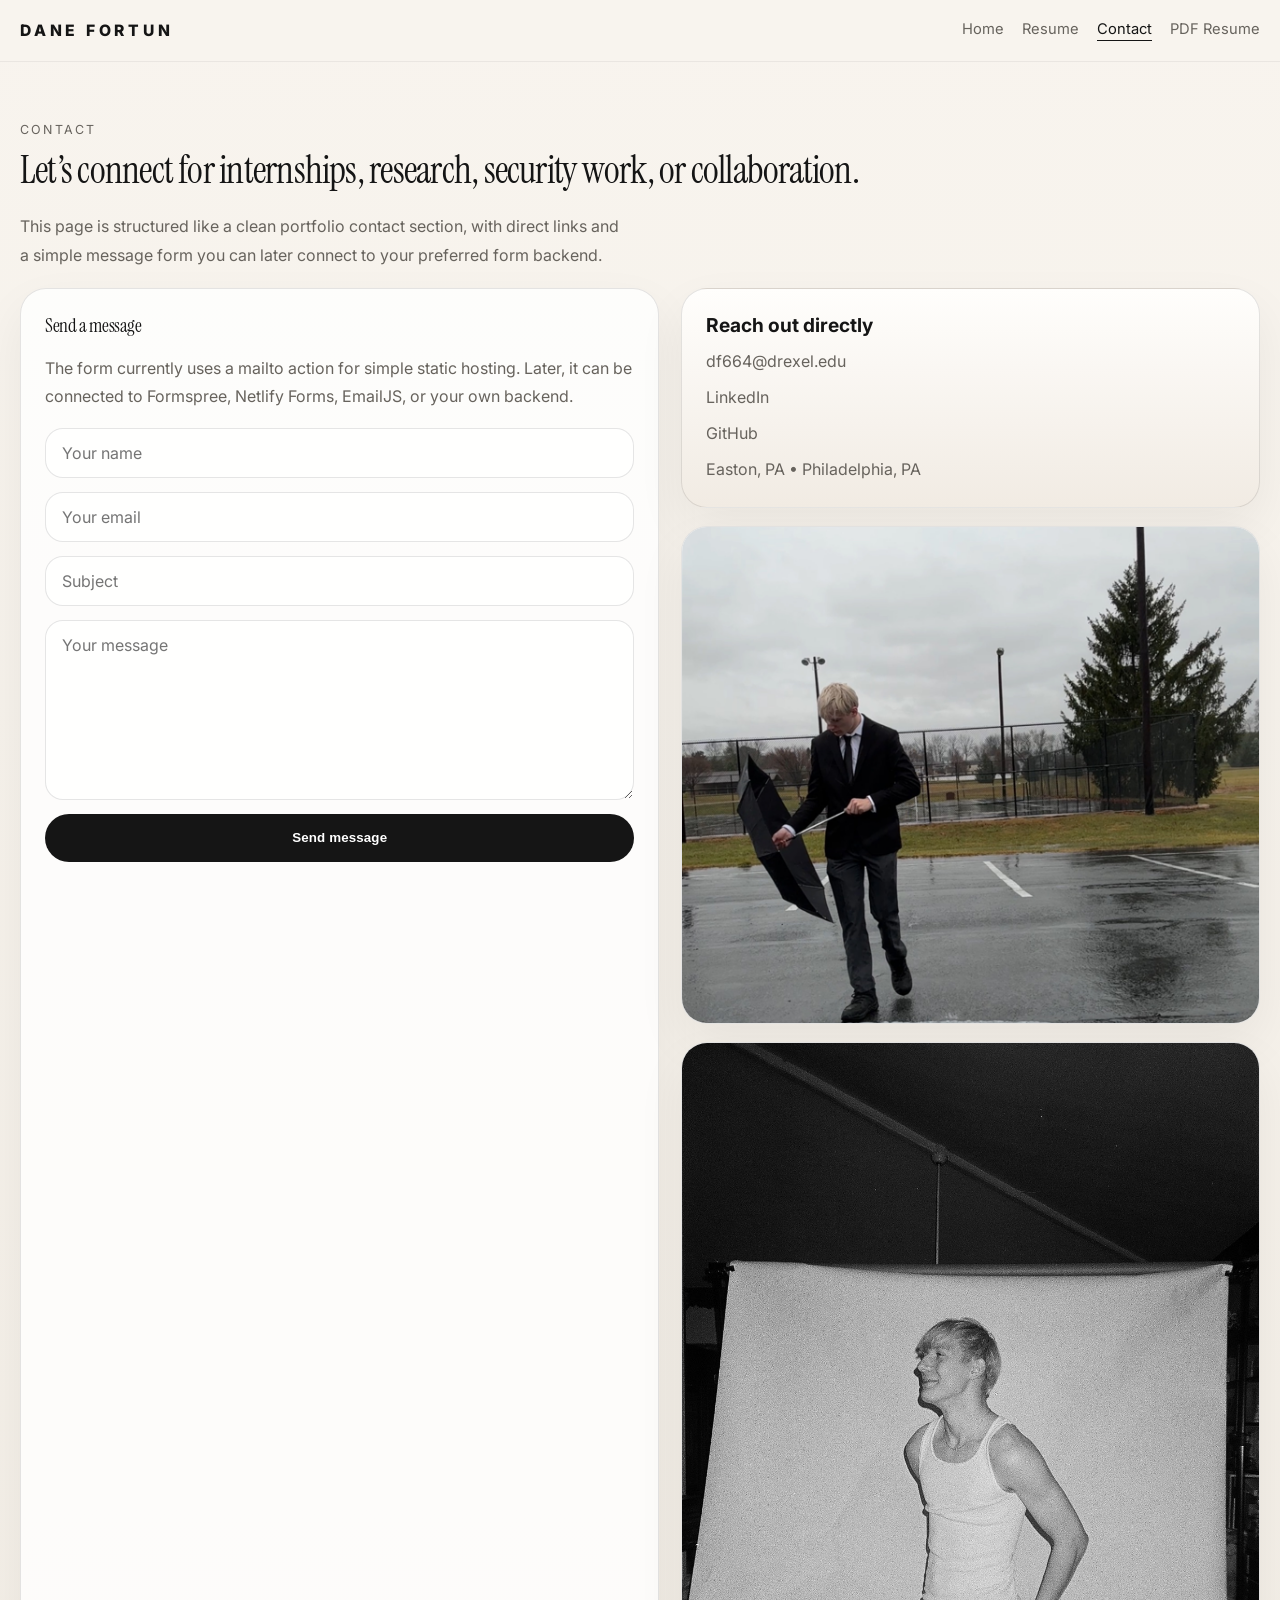
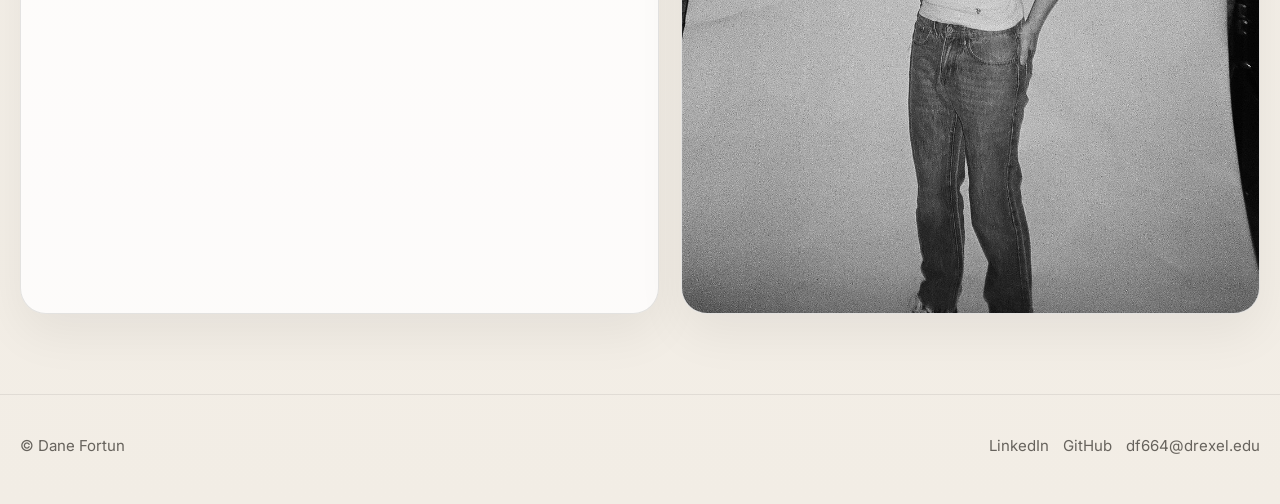
<file: contact.html>
<!DOCTYPE html>
<html lang="en">
<head>
  <meta charset="UTF-8">
  <meta name="viewport" content="width=device-width, initial-scale=1.0">
  <title>Contact | Dane Fortun</title>
  <meta name="description" content="Contact page for Dane Fortun.">
  <link rel="icon" href="assets/favicon.ico">
  <link rel="preconnect" href="https://fonts.googleapis.com">
  <link rel="preconnect" href="https://fonts.gstatic.com" crossorigin>
  <link href="https://fonts.googleapis.com/css2?family=Inter:wght@400;500;600;700;800&family=Instrument+Serif:ital@0;1&display=swap" rel="stylesheet">
  <link rel="stylesheet" href="styles.css">
</head>
<body>
<div class="site-shell">
<header class="site-header">
  <div class="container header-inner">
    <a class="wordmark" href="index.html">DANE FORTUN</a>
    <nav class="navbar" aria-label="Primary navigation">
      <a href="index.html">Home</a>
      <a href="digitals.html">Resume</a>
      <a class="active" href="contact.html">Contact</a>
      <a href="assets/Dane-Fortun-Resume.pdf" target="_blank" rel="noopener">PDF Resume</a>
    </nav>
  </div>
</header>

<main class="container">
  <section class="contact-hero fade-in">
    <div>
      <p class="eyebrow">Contact</p>
      <h1>Let’s connect for internships, research, security work, or collaboration.</h1>
      <p class="hero-text">This page is structured like a clean portfolio contact section, with direct links and a simple message form you can later connect to your preferred form backend.</p>
    </div>
  </section>

  <section class="contact-grid fade-in">
    <div class="panel">
      <h2>Send a message</h2>
      <p>The form currently uses a mailto action for simple static hosting. Later, it can be connected to Formspree, Netlify Forms, EmailJS, or your own backend.</p>
      <form class="form-grid" action="mailto:df664@drexel.edu" method="post" enctype="text/plain">
        <input class="input" type="text" name="name" placeholder="Your name" required>
        <input class="input" type="email" name="email" placeholder="Your email" required>
        <input class="input" type="text" name="subject" placeholder="Subject" required>
        <textarea name="message" placeholder="Your message" required></textarea>
        <button class="button" type="submit">Send message</button>
      </form>
    </div>

    <div class="contact-side">
      <article class="contact-card panel soft">
        <h3>Reach out directly</h3>
        <div class="contact-list">
          <a href="mailto:df664@drexel.edu">df664@drexel.edu</a>
          <a href="https://linkedin.com/in/danefortun" target="_blank" rel="noopener">LinkedIn</a>
          <a href="https://github.com/danefortun" target="_blank" rel="noopener">GitHub</a>
          <span>Easton, PA • Philadelphia, PA</span>
        </div>
      </article>
      <article class="contact-photo-card">
        <img src="assets/danesuit2.png" alt="Dane Fortun wearing a suit outdoors">
      </article>
      <article class="contact-photo-card secondary">
        <img src="assets/danebw3.jpg" alt="Black and white portrait of Dane Fortun">
      </article>
    </div>
  </section>
</main>

<footer class="site-footer">
  <div class="container footer-inner">
    <p>© <span id="year"></span> Dane Fortun</p>
    <div class="footer-links">
      <a href="https://linkedin.com/in/danefortun" target="_blank" rel="noopener">LinkedIn</a>
      <a href="https://github.com/danefortun" target="_blank" rel="noopener">GitHub</a>
      <a href="mailto:df664@drexel.edu">df664@drexel.edu</a>
    </div>
  </div>
</footer>
</div>
<script src="main.js"></script>
</body>
</html>
</file>
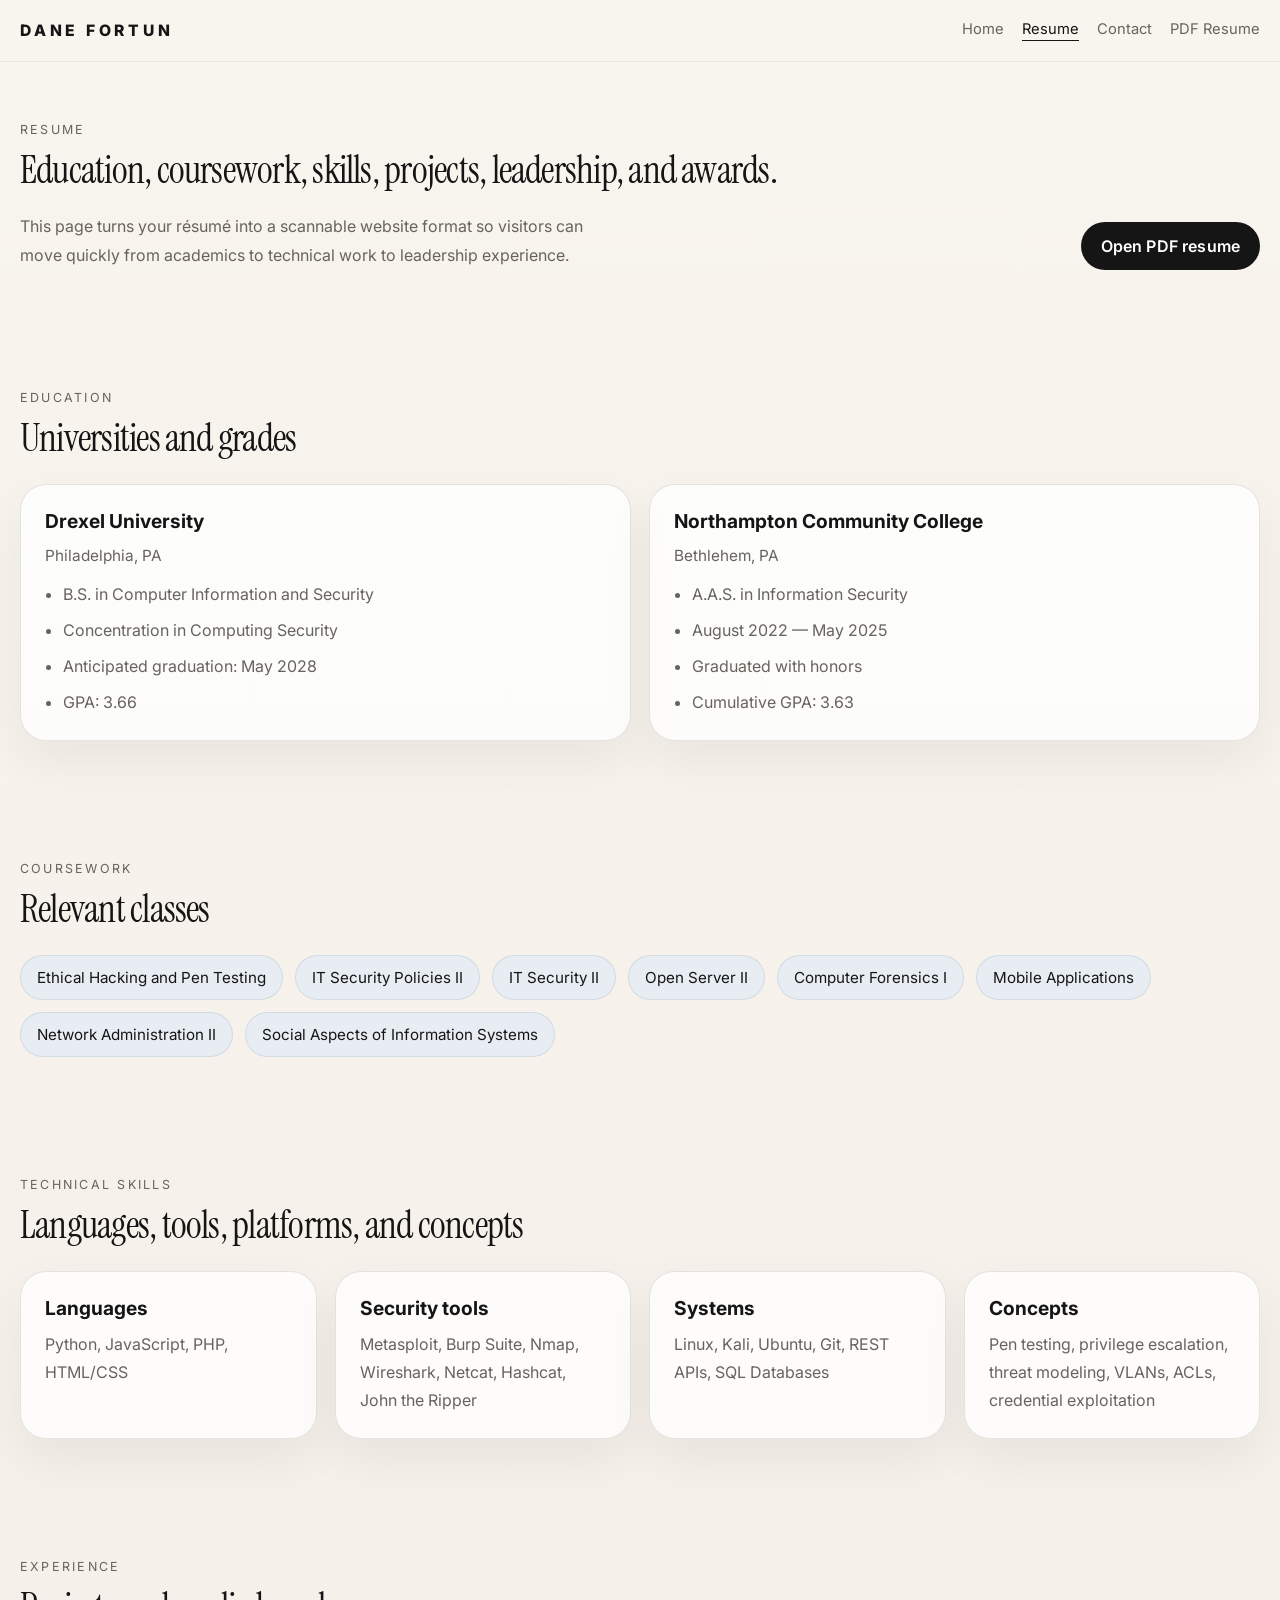
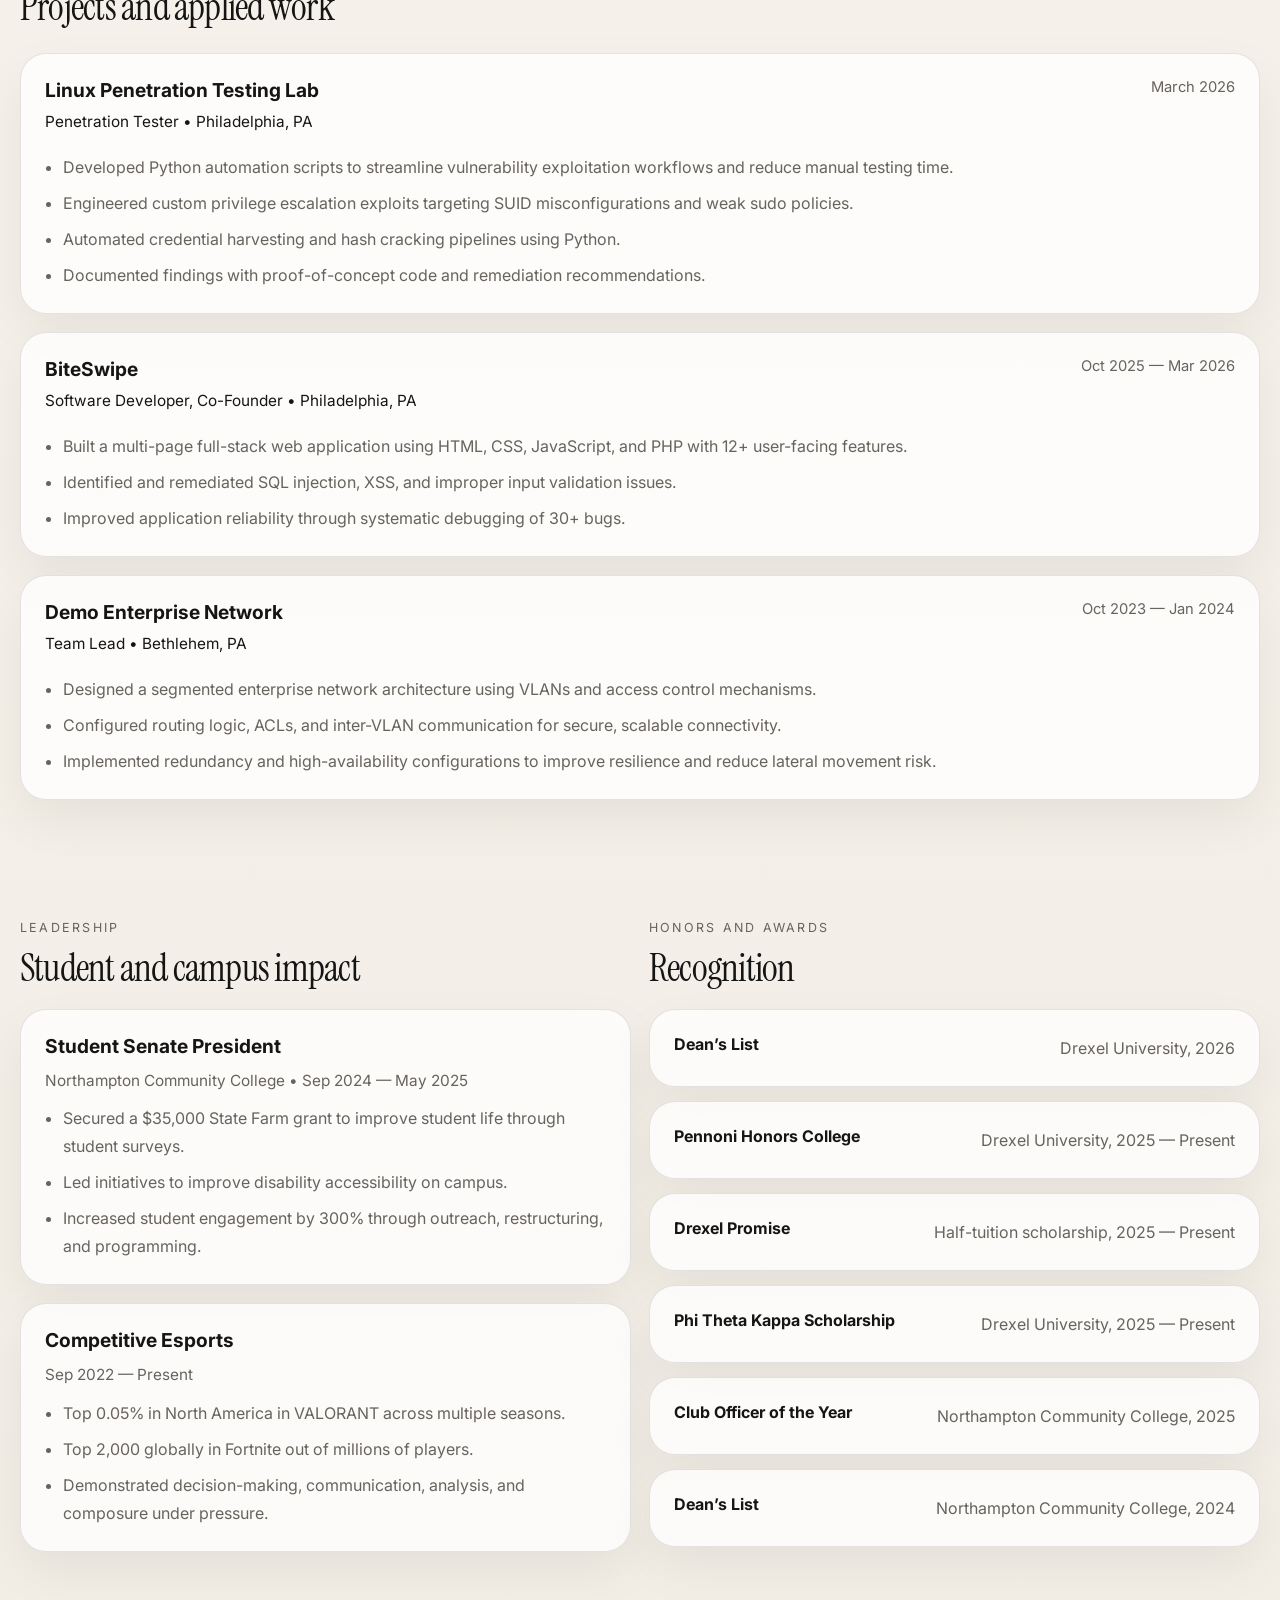
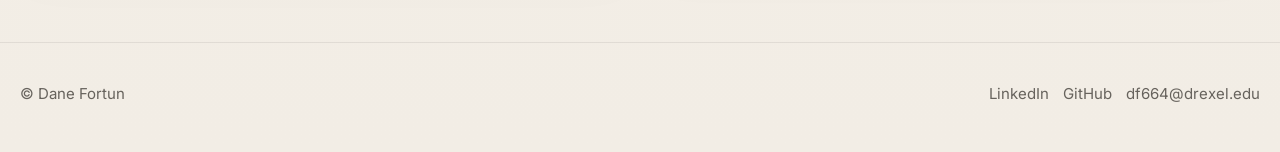
<file: digitals.html>
<!DOCTYPE html>
<html lang="en">
<head>
  <meta charset="UTF-8">
  <meta name="viewport" content="width=device-width, initial-scale=1.0">
  <title>Resume | Dane Fortun</title>
  <meta name="description" content="Resume page for Dane Fortun featuring education, coursework, projects, leadership, awards, and technical skills.">
  <link rel="icon" href="assets/favicon.ico">
  <link rel="preconnect" href="https://fonts.googleapis.com">
  <link rel="preconnect" href="https://fonts.gstatic.com" crossorigin>
  <link href="https://fonts.googleapis.com/css2?family=Inter:wght@400;500;600;700;800&family=Instrument+Serif:ital@0;1&display=swap" rel="stylesheet">
  <link rel="stylesheet" href="styles.css">
</head>
<body>
<div class="site-shell">
<header class="site-header">
  <div class="container header-inner">
    <a class="wordmark" href="index.html">DANE FORTUN</a>
    <nav class="navbar" aria-label="Primary navigation">
      <a href="index.html">Home</a>
      <a class="active" href="digitals.html">Resume</a>
      <a href="contact.html">Contact</a>
      <a href="assets/Dane-Fortun-Resume.pdf" target="_blank" rel="noopener">PDF Resume</a>
    </nav>
  </div>
</header>

<main class="resume-page container">
  <section class="resume-hero fade-in">
    <div>
      <p class="eyebrow">Resume</p>
      <h1>Education, coursework, skills, projects, leadership, and awards.</h1>
      <p class="hero-text">This page turns your résumé into a scannable website format so visitors can move quickly from academics to technical work to leadership experience.</p>
    </div>
    <a class="button" href="assets/Dane-Fortun-Resume.pdf" target="_blank" rel="noopener">Open PDF resume</a>
  </section>

  <section id="education" class="resume-section fade-in">
    <div class="split-heading">
      <div>
        <p class="eyebrow">Education</p>
        <h2>Universities and grades</h2>
      </div>
    </div>
    <div class="resume-grid two-col">
      <article class="info-card">
        <h3>Drexel University</h3>
        <p class="info-sub">Philadelphia, PA</p>
        <ul class="detail-list">
          <li>B.S. in Computer Information and Security</li>
          <li>Concentration in Computing Security</li>
          <li>Anticipated graduation: May 2028</li>
          <li>GPA: 3.66</li>
        </ul>
      </article>
      <article class="info-card">
        <h3>Northampton Community College</h3>
        <p class="info-sub">Bethlehem, PA</p>
        <ul class="detail-list">
          <li>A.A.S. in Information Security</li>
          <li>August 2022 — May 2025</li>
          <li>Graduated with honors</li>
          <li>Cumulative GPA: 3.63</li>
        </ul>
      </article>
    </div>
  </section>

  <section class="resume-section fade-in">
    <div class="split-heading">
      <div>
        <p class="eyebrow">Coursework</p>
        <h2>Relevant classes</h2>
      </div>
    </div>
    <div class="chip-grid">
      <span class="chip">Ethical Hacking and Pen Testing</span>
      <span class="chip">IT Security Policies II</span>
      <span class="chip">IT Security II</span>
      <span class="chip">Open Server II</span>
      <span class="chip">Computer Forensics I</span>
      <span class="chip">Mobile Applications</span>
      <span class="chip">Network Administration II</span>
      <span class="chip">Social Aspects of Information Systems</span>
    </div>
  </section>

  <section class="resume-section fade-in">
    <div class="split-heading">
      <div>
        <p class="eyebrow">Technical skills</p>
        <h2>Languages, tools, platforms, and concepts</h2>
      </div>
    </div>
    <div class="resume-grid four-col">
      <article class="info-card compact">
        <h3>Languages</h3>
        <p>Python, JavaScript, PHP, HTML/CSS</p>
      </article>
      <article class="info-card compact">
        <h3>Security tools</h3>
        <p>Metasploit, Burp Suite, Nmap, Wireshark, Netcat, Hashcat, John the Ripper</p>
      </article>
      <article class="info-card compact">
        <h3>Systems</h3>
        <p>Linux, Kali, Ubuntu, Git, REST APIs, SQL Databases</p>
      </article>
      <article class="info-card compact">
        <h3>Concepts</h3>
        <p>Pen testing, privilege escalation, threat modeling, VLANs, ACLs, credential exploitation</p>
      </article>
    </div>
  </section>

  <section class="resume-section fade-in">
    <div class="split-heading">
      <div>
        <p class="eyebrow">Experience</p>
        <h2>Projects and applied work</h2>
      </div>
    </div>
    <div class="stack-grid">
      <article class="experience-card">
        <div class="experience-head">
          <div>
            <h3>Linux Penetration Testing Lab</h3>
            <p class="info-sub">Penetration Tester • Philadelphia, PA</p>
          </div>
          <span>March 2026</span>
        </div>
        <ul class="detail-list">
          <li>Developed Python automation scripts to streamline vulnerability exploitation workflows and reduce manual testing time.</li>
          <li>Engineered custom privilege escalation exploits targeting SUID misconfigurations and weak sudo policies.</li>
          <li>Automated credential harvesting and hash cracking pipelines using Python.</li>
          <li>Documented findings with proof-of-concept code and remediation recommendations.</li>
        </ul>
      </article>

      <article class="experience-card">
        <div class="experience-head">
          <div>
            <h3>BiteSwipe</h3>
            <p class="info-sub">Software Developer, Co-Founder • Philadelphia, PA</p>
          </div>
          <span>Oct 2025 — Mar 2026</span>
        </div>
        <ul class="detail-list">
          <li>Built a multi-page full-stack web application using HTML, CSS, JavaScript, and PHP with 12+ user-facing features.</li>
          <li>Identified and remediated SQL injection, XSS, and improper input validation issues.</li>
          <li>Improved application reliability through systematic debugging of 30+ bugs.</li>
        </ul>
      </article>

      <article class="experience-card">
        <div class="experience-head">
          <div>
            <h3>Demo Enterprise Network</h3>
            <p class="info-sub">Team Lead • Bethlehem, PA</p>
          </div>
          <span>Oct 2023 — Jan 2024</span>
        </div>
        <ul class="detail-list">
          <li>Designed a segmented enterprise network architecture using VLANs and access control mechanisms.</li>
          <li>Configured routing logic, ACLs, and inter-VLAN communication for secure, scalable connectivity.</li>
          <li>Implemented redundancy and high-availability configurations to improve resilience and reduce lateral movement risk.</li>
        </ul>
      </article>
    </div>
  </section>

  <section class="resume-section fade-in">
    <div class="resume-grid two-col">
      <article>
        <div class="split-heading no-gap">
          <div>
            <p class="eyebrow">Leadership</p>
            <h2>Student and campus impact</h2>
          </div>
        </div>
        <div class="stack-grid">
          <article class="info-card">
            <h3>Student Senate President</h3>
            <p class="info-sub">Northampton Community College • Sep 2024 — May 2025</p>
            <ul class="detail-list">
              <li>Secured a $35,000 State Farm grant to improve student life through student surveys.</li>
              <li>Led initiatives to improve disability accessibility on campus.</li>
              <li>Increased student engagement by 300% through outreach, restructuring, and programming.</li>
            </ul>
          </article>
          <article class="info-card">
            <h3>Competitive Esports</h3>
            <p class="info-sub">Sep 2022 — Present</p>
            <ul class="detail-list">
              <li>Top 0.05% in North America in VALORANT across multiple seasons.</li>
              <li>Top 2,000 globally in Fortnite out of millions of players.</li>
              <li>Demonstrated decision-making, communication, analysis, and composure under pressure.</li>
            </ul>
          </article>
        </div>
      </article>

      <article>
        <div class="split-heading no-gap">
          <div>
            <p class="eyebrow">Honors and awards</p>
            <h2>Recognition</h2>
          </div>
        </div>
        <div class="awards-list">
          <div class="award-item"><strong>Dean’s List</strong><span>Drexel University, 2026</span></div>
          <div class="award-item"><strong>Pennoni Honors College</strong><span>Drexel University, 2025 — Present</span></div>
          <div class="award-item"><strong>Drexel Promise</strong><span>Half-tuition scholarship, 2025 — Present</span></div>
          <div class="award-item"><strong>Phi Theta Kappa Scholarship</strong><span>Drexel University, 2025 — Present</span></div>
          <div class="award-item"><strong>Club Officer of the Year</strong><span>Northampton Community College, 2025</span></div>
          <div class="award-item"><strong>Dean’s List</strong><span>Northampton Community College, 2024</span></div>
        </div>
      </article>
    </div>
  </section>
</main>

<footer class="site-footer">
  <div class="container footer-inner">
    <p>© <span id="year"></span> Dane Fortun</p>
    <div class="footer-links">
      <a href="https://linkedin.com/in/danefortun" target="_blank" rel="noopener">LinkedIn</a>
      <a href="https://github.com/danefortun" target="_blank" rel="noopener">GitHub</a>
      <a href="mailto:df664@drexel.edu">df664@drexel.edu</a>
    </div>
  </div>
</footer>
</div>
<script src="main.js"></script>
</body>
</html>
</file>
<file: styles.css>
:root {
  --bg: #f5f1ea;
  --paper: #fffdf9;
  --paper-2: #f0ebe3;
  --text: #151515;
  --muted: #67635d;
  --line: rgba(21, 21, 21, 0.11);
  --accent: #173452;
  --accent-soft: #e8edf3;
  --max: 1240px;
  --radius: 26px;
  --shadow: 0 20px 50px rgba(0, 0, 0, 0.06);
}

* { box-sizing: border-box; }
html { scroll-behavior: smooth; }
body {
  margin: 0;
  background: linear-gradient(180deg, #f8f4ee 0%, #f2ede5 100%);
  color: var(--text);
  font-family: 'Inter', Arial, sans-serif;
}
img { display: block; max-width: 100%; }
a { color: inherit; }
.site-shell { min-height: 100vh; display: flex; flex-direction: column; }
main { flex: 1; }
.container { width: min(calc(100% - 32px), var(--max)); margin: 0 auto; }

.site-header {
  position: sticky;
  top: 0;
  z-index: 30;
  backdrop-filter: blur(14px);
  background: rgba(248, 244, 238, 0.82);
  border-bottom: 1px solid rgba(21, 21, 21, 0.06);
}
.header-inner {
  display: flex;
  align-items: center;
  justify-content: space-between;
  gap: 20px;
  padding: 20px 0;
}
.wordmark {
  text-decoration: none;
  font-size: 0.98rem;
  font-weight: 800;
  letter-spacing: 0.24em;
}
.navbar {
  display: flex;
  flex-wrap: wrap;
  justify-content: flex-end;
  gap: 18px;
}
.navbar a {
  text-decoration: none;
  font-size: 0.92rem;
  color: var(--muted);
  padding-bottom: 2px;
  border-bottom: 1px solid transparent;
}
.navbar a.active,
.navbar a:hover {
  color: var(--text);
  border-bottom-color: var(--text);
}

.hero {
  display: grid;
  grid-template-columns: minmax(0, 1.15fr) minmax(330px, 0.85fr);
  gap: 46px;
  align-items: center;
  padding: 54px 0 22px;
}
.eyebrow {
  margin: 0 0 14px;
  text-transform: uppercase;
  letter-spacing: 0.18em;
  font-size: 0.78rem;
  color: var(--muted);
}
h1, h2 {
  margin: 0;
  font-family: 'Instrument Serif', Georgia, serif;
  font-weight: 400;
  letter-spacing: -0.02em;
}
.hero h1 {
  font-size: clamp(3rem, 5vw, 5.5rem);
  line-height: 0.96;
  max-width: 11ch;
}
.hero-text, .section-lead {
  color: var(--muted);
  line-height: 1.8;
  font-size: 1rem;
}
.hero-text { max-width: 60ch; margin: 22px 0 0; }
.hero-actions {
  display: flex;
  flex-wrap: wrap;
  gap: 14px;
  margin: 28px 0 30px;
}
.button {
  display: inline-flex;
  align-items: center;
  justify-content: center;
  min-height: 48px;
  padding: 0 20px;
  border-radius: 999px;
  background: var(--text);
  color: #fff;
  text-decoration: none;
  border: 0;
  cursor: pointer;
  font-weight: 600;
  letter-spacing: 0.01em;
}
.button:hover { transform: translateY(-1px); }
.button-secondary {
  background: transparent;
  color: var(--text);
  border: 1px solid var(--line);
}
.quick-facts {
  list-style: none;
  margin: 0;
  padding: 0;
  display: grid;
  grid-template-columns: repeat(2, minmax(0, 1fr));
  gap: 14px;
}
.quick-facts li,
.metric-card,
.feature-card,
.timeline-card,
.info-card,
.experience-card,
.contact-photo-card,
.hero-photo-card,
.contact-card,
.panel,
.award-item,
.image-card {
  background: rgba(255,255,255,0.78);
  border: 1px solid var(--line);
  border-radius: var(--radius);
  box-shadow: var(--shadow);
}
.quick-facts li {
  padding: 16px 18px;
  display: flex;
  flex-direction: column;
  gap: 6px;
}
.quick-facts strong {
  font-size: 0.82rem;
  text-transform: uppercase;
  letter-spacing: 0.12em;
  color: var(--muted);
}
.quick-facts span { font-size: 1.02rem; font-weight: 600; }
.hero-photo-card {
  padding: 18px;
  background: linear-gradient(180deg, #ffffff 0%, #f1ebe3 100%);
}
.hero-photo-card img {
  width: 100%;
  aspect-ratio: 4 / 5;
  object-fit: cover;
  border-radius: calc(var(--radius) - 10px);
}

.section,
.resume-section,
.contact-hero,
.resume-hero {
  padding: 60px 0;
}
.split-heading {
  display: flex;
  align-items: end;
  justify-content: space-between;
  gap: 20px;
  margin-bottom: 26px;
}
.split-heading.no-gap { margin-bottom: 20px; }
.split-heading h2,
.resume-hero h1,
.contact-hero h1 { font-size: clamp(2rem, 3vw, 3.4rem); line-height: 1.02; }
.text-link {
  color: var(--muted);
  text-decoration: none;
  border-bottom: 1px solid var(--muted);
}
.feature-grid,
.metric-grid,
.timeline-grid,
.resume-grid,
.image-strip {
  display: grid;
  gap: 18px;
}
.feature-grid { grid-template-columns: repeat(3, minmax(0, 1fr)); }
.feature-card { padding: 24px; }
.feature-kicker {
  display: inline-block;
  margin-bottom: 12px;
  color: var(--muted);
  text-transform: uppercase;
  letter-spacing: 0.14em;
  font-size: 0.74rem;
}
.feature-card h3,
.timeline-card h3,
.info-card h3,
.experience-card h3,
.panel h2,
.contact-card h3 {
  margin: 0 0 10px;
  font-size: 1.2rem;
}
.feature-card p,
.timeline-card p,
.timeline-card li,
.info-card p,
.info-card li,
.experience-card li,
.panel p,
.digital-caption,
.award-item span,
.contact-list,
.contact-list a {
  color: var(--muted);
  line-height: 1.75;
}
.timeline-grid,
.metric-grid { grid-template-columns: repeat(2, minmax(0, 1fr)); }
.timeline-card,
.metric-card,
.info-card,
.experience-card,
.panel,
.award-item { padding: 24px; }
.timeline-date {
  margin: 0 0 12px;
  text-transform: uppercase;
  letter-spacing: 0.14em;
  font-size: 0.74rem;
  color: var(--muted);
}
.timeline-sub,
.info-sub {
  margin-top: 0;
  margin-bottom: 10px;
  font-size: 0.96rem;
}
.metric-card {
  min-height: 200px;
  display: flex;
  flex-direction: column;
  justify-content: space-between;
}
.metric {
  display: block;
  font-size: clamp(2rem, 4vw, 3.8rem);
  font-family: 'Instrument Serif', Georgia, serif;
  line-height: 1;
}
.metric-card p { margin: 18px 0 0; color: var(--muted); line-height: 1.7; }
.image-strip { grid-template-columns: 1.2fr .8fr .8fr; }
.image-card { overflow: hidden; }
.image-card img { width: 100%; height: 100%; object-fit: cover; min-height: 360px; }
.image-card.wide img { min-height: 520px; }

.resume-page { padding-bottom: 30px; }
.resume-hero {
  display: flex;
  align-items: end;
  justify-content: space-between;
  gap: 20px;
}
.resume-grid.two-col { grid-template-columns: repeat(2, minmax(0, 1fr)); }
.resume-grid.four-col { grid-template-columns: repeat(4, minmax(0, 1fr)); }
.info-card.compact p { margin: 0; }
.detail-list {
  margin: 0;
  padding-left: 18px;
}
.detail-list li + li { margin-top: 8px; }
.chip-grid {
  display: flex;
  flex-wrap: wrap;
  gap: 12px;
}
.chip {
  padding: 12px 16px;
  border-radius: 999px;
  background: var(--accent-soft);
  border: 1px solid rgba(23,52,82,0.1);
  font-size: 0.95rem;
}
.stack-grid {
  display: grid;
  gap: 18px;
}
.experience-head {
  display: flex;
  justify-content: space-between;
  gap: 16px;
  align-items: start;
  margin-bottom: 12px;
}
.experience-head span {
  white-space: nowrap;
  color: var(--muted);
  font-size: 0.92rem;
}
.awards-list {
  display: grid;
  gap: 14px;
}
.award-item {
  display: flex;
  justify-content: space-between;
  gap: 16px;
}
.award-item strong { font-size: 1rem; }

.contact-hero { padding-bottom: 18px; }
.contact-grid {
  display: grid;
  grid-template-columns: 1.05fr 0.95fr;
  gap: 22px;
  padding-bottom: 80px;
}
.form-grid { display: grid; gap: 14px; margin-top: 18px; }
.input, textarea {
  width: 100%;
  border: 1px solid var(--line);
  background: rgba(255,255,255,0.8);
  border-radius: 18px;
  padding: 14px 16px;
  font: inherit;
}
textarea { min-height: 180px; resize: vertical; }
.contact-side { display: grid; gap: 18px; }
.contact-list {
  display: flex;
  flex-direction: column;
  gap: 8px;
}
.contact-list a { text-decoration: none; }
.contact-photo-card {
  overflow: hidden;
  min-height: 300px;
}
.contact-photo-card img {
  width: 100%;
  height: 100%;
  object-fit: cover;
}
.contact-photo-card.secondary img { filter: grayscale(100%); }
.soft { background: linear-gradient(180deg, #fffefc 0%, #f1ebe3 100%); }

.footer-inner {
  display: flex;
  justify-content: space-between;
  gap: 20px;
  align-items: center;
}
.site-footer {
  padding: 26px 0 34px;
  border-top: 1px solid rgba(21, 21, 21, 0.08);
}
.site-footer p,
.footer-links a {
  color: var(--muted);
  text-decoration: none;
  font-size: 0.94rem;
}
.footer-links {
  display: flex;
  flex-wrap: wrap;
  gap: 14px;
}

.fade-in {
  opacity: 0;
  transform: translateY(28px);
  transition: opacity 0.8s ease, transform 0.8s ease;
}
.fade-in.visible {
  opacity: 1;
  transform: translateY(0);
}

@media (max-width: 1080px) {
  .feature-grid,
  .resume-grid.four-col,
  .image-strip,
  .timeline-grid,
  .metric-grid {
    grid-template-columns: repeat(2, minmax(0, 1fr));
  }
  .hero,
  .contact-grid,
  .resume-grid.two-col {
    grid-template-columns: 1fr;
  }
  .resume-hero,
  .split-heading,
  .header-inner,
  .footer-inner {
    flex-direction: column;
    align-items: flex-start;
  }
  .navbar { justify-content: flex-start; }
}

@media (max-width: 720px) {
  .container { width: min(calc(100% - 22px), var(--max)); }
  .hero { padding-top: 34px; }
  .hero h1 { max-width: 100%; }
  .quick-facts,
  .feature-grid,
  .resume-grid.four-col,
  .image-strip,
  .timeline-grid,
  .metric-grid,
  .resume-grid.two-col {
    grid-template-columns: 1fr;
  }
  .award-item,
  .experience-head {
    flex-direction: column;
  }
  .wordmark { letter-spacing: 0.18em; }
}
</file>
